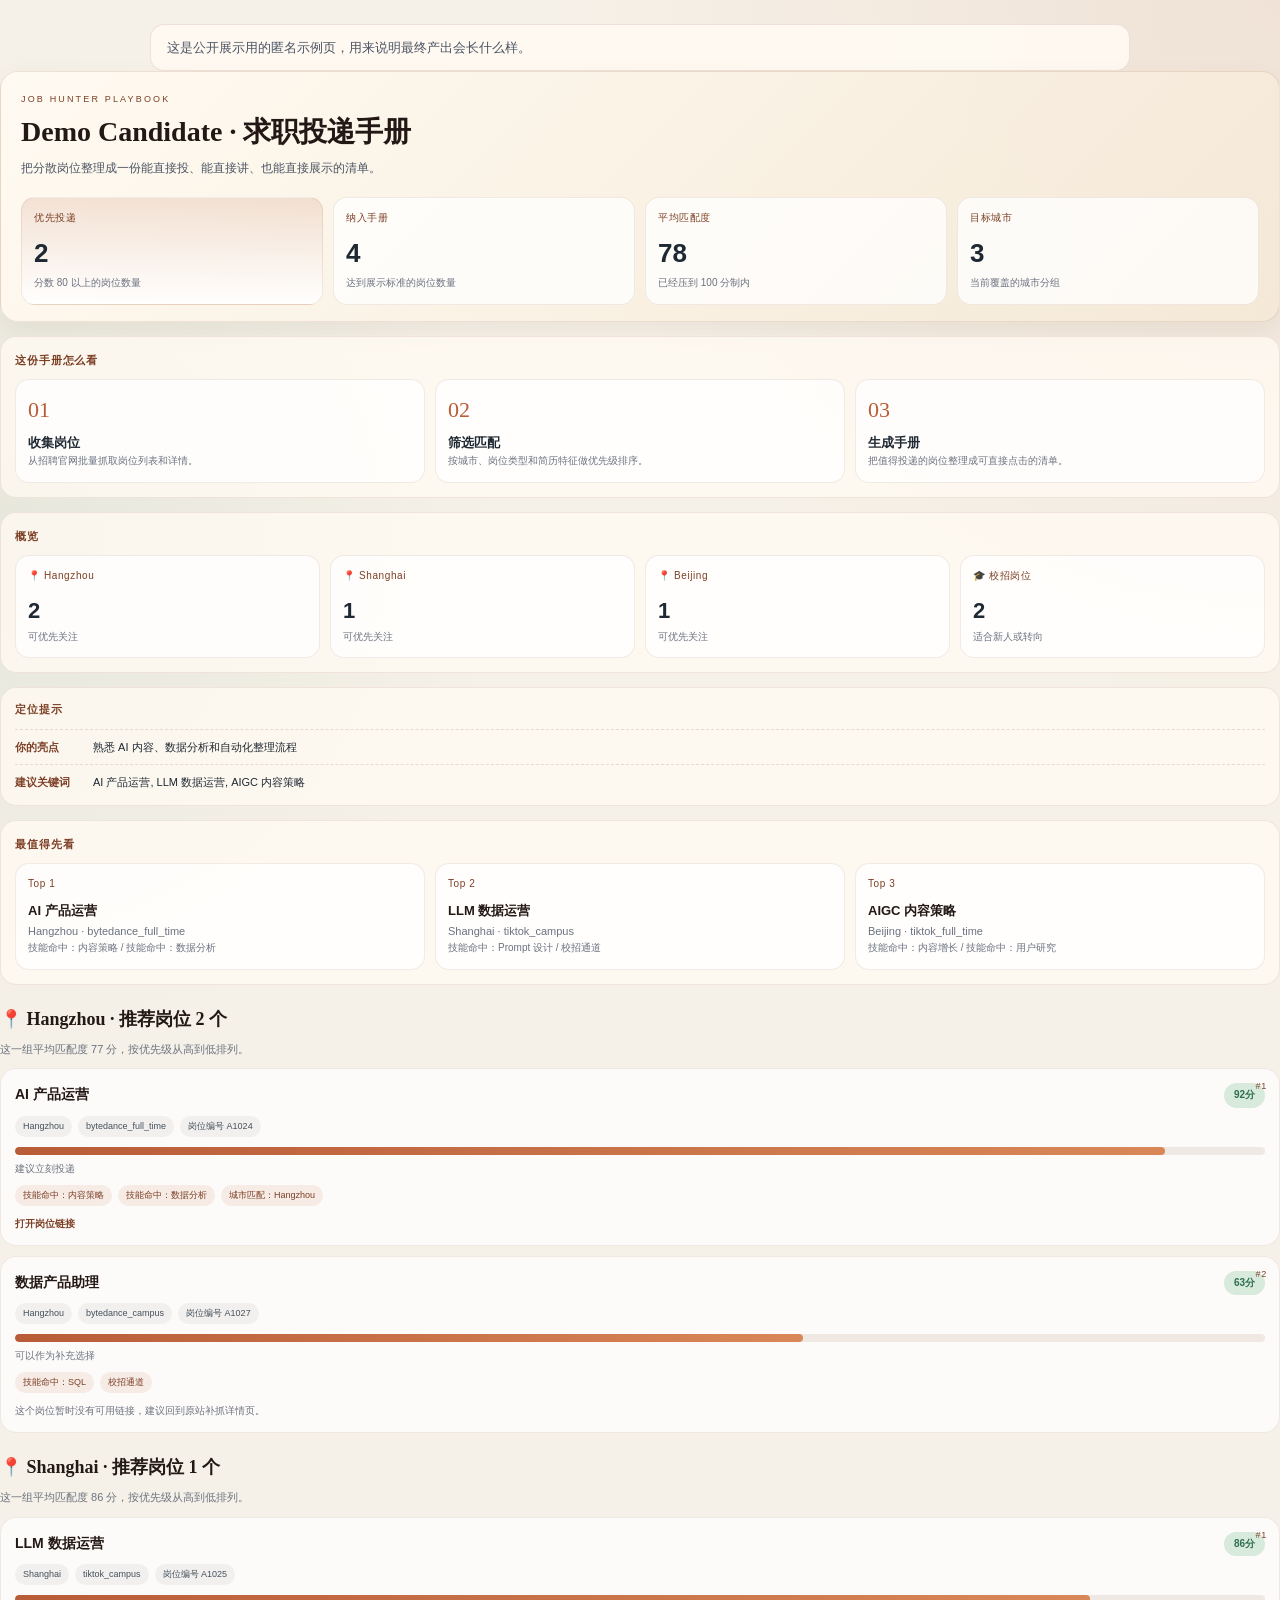
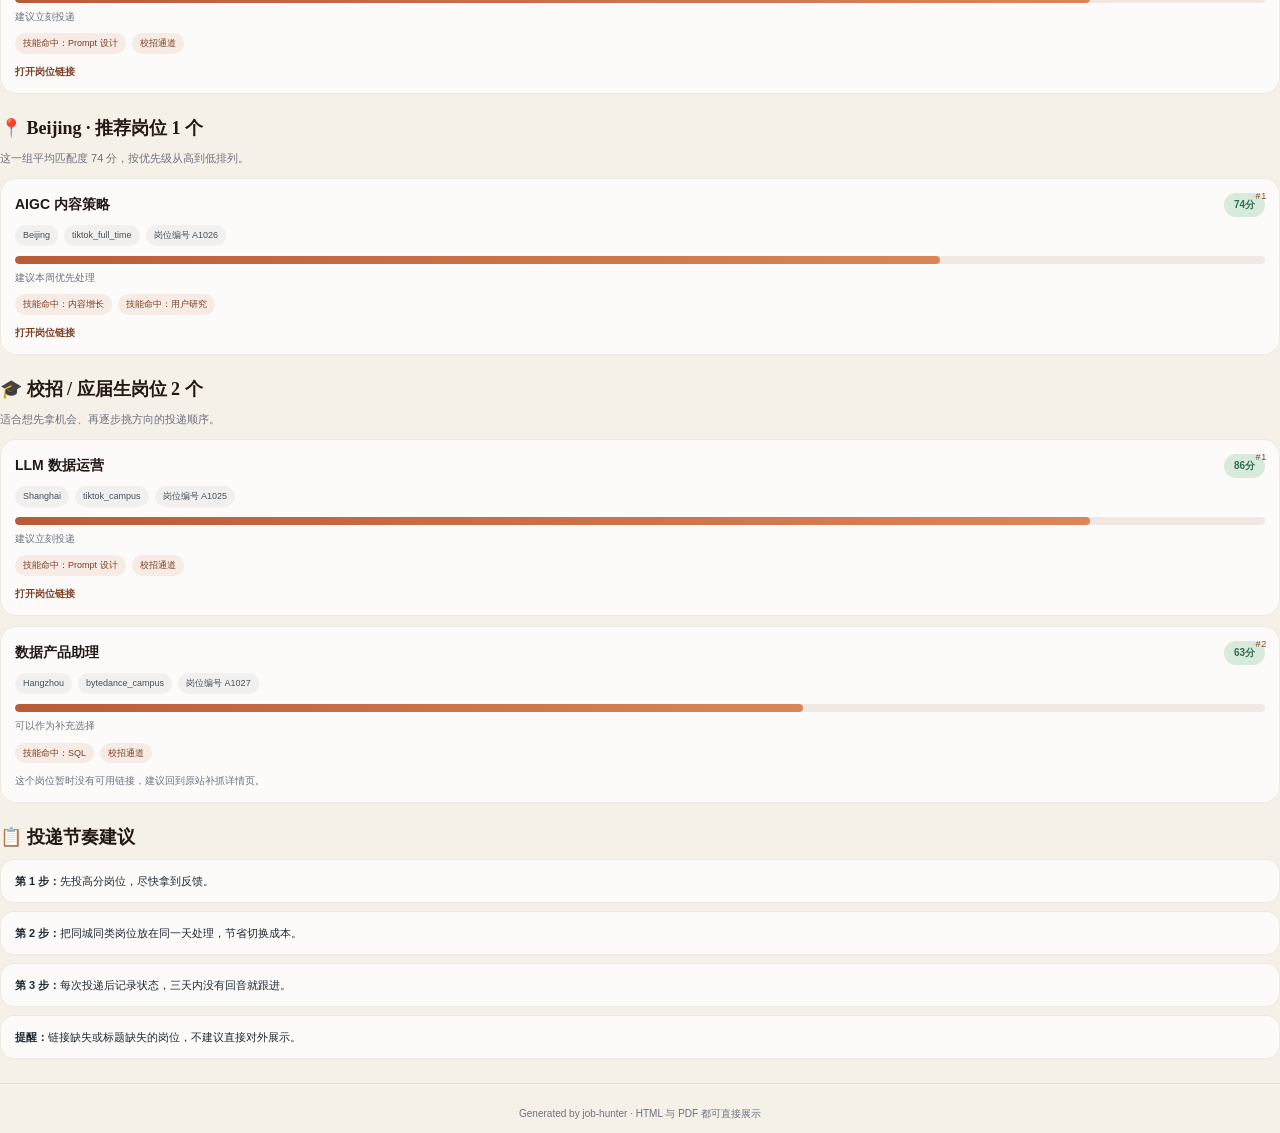
<file: examples/public-demo.html>
<!DOCTYPE html>
<html lang="zh-CN">
<head><meta charset="UTF-8">
<title>Demo Candidate · 求职投递手册</title>
<style>@page { size: A4; margin: 14mm 12mm; }

:root {
  --paper: #f6f1e8;
  --panel: #fffaf2;
  --ink: #1f2933;
  --muted: #6b7280;
  --line: #d7c9b1;
  --accent: #b85c38;
  --accent-soft: #e9c7a7;
  --accent-deep: #7c3f25;
  --good: #2f6f4f;
  --good-soft: #d8eadc;
  --shadow: rgba(103, 74, 43, 0.08);
}

* {
  box-sizing: border-box;
}

body {
  margin: 0;
  font-family: "Avenir Next", "PingFang SC", "Microsoft YaHei", sans-serif;
  font-size: 11px;
  line-height: 1.65;
  color: var(--ink);
  background:
    radial-gradient(circle at top right, rgba(184, 92, 56, 0.10), transparent 24%),
    radial-gradient(circle at left 20%, rgba(47, 111, 79, 0.08), transparent 20%),
    var(--paper);
}

.hero,
.summary-panel,
.notes-panel,
.job-card,
.strategy-card {
  break-inside: avoid;
}

.hero {
  background: linear-gradient(135deg, rgba(255, 250, 242, 0.96), rgba(244, 232, 214, 0.96));
  border: 1px solid rgba(124, 63, 37, 0.12);
  border-radius: 18px;
  padding: 20px 20px 16px;
  box-shadow: 0 10px 24px var(--shadow);
}

.hero-kicker {
  font-size: 9px;
  letter-spacing: 0.24em;
  color: var(--accent-deep);
  margin-bottom: 8px;
}

h1 {
  margin: 0;
  font-family: "Georgia", "Times New Roman", serif;
  font-size: 28px;
  line-height: 1.2;
  color: #231815;
}

.subtitle {
  margin-top: 10px;
  max-width: 420px;
  color: #4b5563;
  font-size: 12px;
}

.hero-grid,
.flow-grid,
.summary-grid,
.top-picks {
  display: grid;
  gap: 10px;
}

.hero-grid {
  grid-template-columns: repeat(4, 1fr);
  margin-top: 18px;
}

.hero-card,
.flow-card,
.summary-item,
.pick-card {
  background: rgba(255, 255, 255, 0.76);
  border: 1px solid rgba(124, 63, 37, 0.10);
  border-radius: 14px;
  padding: 12px;
}

.hero-card.accent {
  background: linear-gradient(180deg, rgba(184, 92, 56, 0.14), rgba(255, 255, 255, 0.92));
}

.hero-label,
.panel-title,
.summary-city,
.pick-rank,
.job-rank {
  color: var(--accent-deep);
}

.hero-label,
.summary-city,
.pick-rank {
  font-size: 10px;
  letter-spacing: 0.06em;
}

.hero-value {
  margin-top: 6px;
  font-size: 26px;
  font-weight: 700;
  color: #1f2933;
}

.hero-note,
.flow-desc,
.summary-label,
.pick-meta,
.pick-reason,
.section-subtitle,
.score-caption,
.footer,
.muted {
  color: var(--muted);
}

.hero-note,
.flow-desc,
.summary-label,
.pick-reason,
.score-caption,
.job-link,
.footer {
  font-size: 10px;
}

.summary-panel,
.notes-panel {
  margin-top: 14px;
  background: rgba(255, 250, 242, 0.78);
  border: 1px solid rgba(124, 63, 37, 0.10);
  border-radius: 16px;
  padding: 14px;
}

.panel-title {
  margin-bottom: 10px;
  font-size: 11px;
  font-weight: 700;
  letter-spacing: 0.08em;
}

.flow-grid {
  grid-template-columns: repeat(3, 1fr);
}

.flow-no {
  font-family: "Georgia", "Times New Roman", serif;
  font-size: 22px;
  color: var(--accent);
}

.flow-title {
  margin-top: 4px;
  font-size: 13px;
  font-weight: 700;
}

.summary-grid {
  grid-template-columns: repeat(4, 1fr);
}

.summary-num {
  margin-top: 8px;
  font-size: 22px;
  font-weight: 700;
}

.notes-panel {
  padding-top: 12px;
}

.note-row {
  display: flex;
  gap: 10px;
  margin-top: 8px;
  padding-top: 8px;
  border-top: 1px dashed rgba(124, 63, 37, 0.16);
}

.note-key {
  min-width: 68px;
  color: var(--accent-deep);
  font-weight: 700;
}

.note-value {
  flex: 1;
}

.top-picks {
  grid-template-columns: repeat(3, 1fr);
}

.pick-title {
  margin-top: 8px;
  font-size: 13px;
  font-weight: 700;
  color: #231815;
}

.section-title {
  margin: 20px 0 6px;
  font-family: "Georgia", "Times New Roman", serif;
  font-size: 18px;
  font-weight: 700;
  color: #231815;
}

.section-subtitle {
  margin-bottom: 10px;
}

.job-card {
  position: relative;
  margin-bottom: 10px;
  padding: 14px 14px 12px;
  background: rgba(255, 255, 255, 0.72);
  border: 1px solid rgba(124, 63, 37, 0.10);
  border-radius: 16px;
}

.job-rank {
  position: absolute;
  top: 10px;
  right: 12px;
  font-size: 9px;
  letter-spacing: 0.08em;
}

.job-header {
  display: flex;
  justify-content: space-between;
  gap: 12px;
  align-items: flex-start;
}

.job-title {
  max-width: 78%;
  font-size: 14px;
  font-weight: 700;
  color: #231815;
}

.job-score {
  background: var(--good-soft);
  color: var(--good);
  border-radius: 999px;
  padding: 4px 10px;
  font-size: 10px;
  font-weight: 700;
  white-space: nowrap;
}

.job-meta,
.job-tags {
  display: flex;
  gap: 6px;
  flex-wrap: wrap;
}

.job-meta {
  margin-top: 8px;
}

.job-meta span,
.job-tag {
  border-radius: 999px;
  padding: 3px 8px;
  font-size: 9px;
}

.job-meta span {
  background: rgba(31, 41, 51, 0.05);
  color: #46515c;
}

.score-track {
  margin-top: 10px;
  height: 8px;
  border-radius: 999px;
  overflow: hidden;
  background: rgba(124, 63, 37, 0.10);
}

.score-fill {
  height: 100%;
  border-radius: 999px;
  background: linear-gradient(90deg, var(--accent), #d98758);
}

.score-caption {
  margin-top: 6px;
}

.job-tags {
  margin-top: 8px;
}

.job-tag {
  background: rgba(184, 92, 56, 0.10);
  color: var(--accent-deep);
}

.job-link {
  margin-top: 10px;
  word-break: break-all;
}

.job-link a {
  color: var(--accent-deep);
  text-decoration: none;
  font-weight: 700;
}

.strategy-card {
  margin-bottom: 8px;
  padding: 12px 14px;
  background: rgba(255, 255, 255, 0.72);
  border: 1px solid rgba(124, 63, 37, 0.10);
  border-radius: 14px;
}

.footer {
  margin-top: 24px;
  padding-top: 12px;
  border-top: 1px solid rgba(124, 63, 37, 0.10);
  text-align: center;
}

.page-break {
  page-break-before: always;
}
</style></head>
<body>
<div style="max-width: 980px; margin: 24px auto 0; padding: 12px 16px; border: 1px solid rgba(124, 63, 37, 0.12); border-radius: 14px; background: rgba(255, 250, 242, 0.92); color: #4b5563; font-size: 13px;">
  这是公开展示用的匿名示例页，用来说明最终产出会长什么样。
</div>

<section class="hero">
  <div class="hero-kicker">JOB HUNTER PLAYBOOK</div>
  <h1>Demo Candidate · 求职投递手册</h1>
  <div class="subtitle">把分散岗位整理成一份能直接投、能直接讲、也能直接展示的清单。</div>

  <div class="hero-grid">
    <div class="hero-card accent">
      <div class="hero-label">优先投递</div>
      <div class="hero-value">2</div>
      <div class="hero-note">分数 80 以上的岗位数量</div>
    </div>
    <div class="hero-card">
      <div class="hero-label">纳入手册</div>
      <div class="hero-value">4</div>
      <div class="hero-note">达到展示标准的岗位数量</div>
    </div>
    <div class="hero-card">
      <div class="hero-label">平均匹配度</div>
      <div class="hero-value">78</div>
      <div class="hero-note">已经压到 100 分制内</div>
    </div>
    <div class="hero-card">
      <div class="hero-label">目标城市</div>
      <div class="hero-value">3</div>
      <div class="hero-note">当前覆盖的城市分组</div>
    </div>
  </div>
</section>

<section class="summary-panel">
  <div class="panel-title">这份手册怎么看</div>
  <div class="flow-grid">

    <div class="flow-card">
      <div class="flow-no">01</div>
      <div class="flow-title">收集岗位</div>
      <div class="flow-desc">从招聘官网批量抓取岗位列表和详情。</div>
    </div>

    <div class="flow-card">
      <div class="flow-no">02</div>
      <div class="flow-title">筛选匹配</div>
      <div class="flow-desc">按城市、岗位类型和简历特征做优先级排序。</div>
    </div>

    <div class="flow-card">
      <div class="flow-no">03</div>
      <div class="flow-title">生成手册</div>
      <div class="flow-desc">把值得投递的岗位整理成可直接点击的清单。</div>
    </div>

  </div>
</section>

<section class="summary-panel">
  <div class="panel-title">概览</div>
  <div class="summary-grid">

    <div class="summary-item">
      <div class="summary-city">📍 Hangzhou</div>
      <div class="summary-num">2</div>
      <div class="summary-label">可优先关注</div>
    </div>

    <div class="summary-item">
      <div class="summary-city">📍 Shanghai</div>
      <div class="summary-num">1</div>
      <div class="summary-label">可优先关注</div>
    </div>

    <div class="summary-item">
      <div class="summary-city">📍 Beijing</div>
      <div class="summary-num">1</div>
      <div class="summary-label">可优先关注</div>
    </div>

    <div class="summary-item">
      <div class="summary-city">🎓 校招岗位</div>
      <div class="summary-num">2</div>
      <div class="summary-label">适合新人或转向</div>
    </div>
  </div>
</section>
<section class="notes-panel">
  <div class="panel-title">定位提示</div>
  <div class="note-row"><span class="note-key">你的亮点</span><span class="note-value">熟悉 AI 内容、数据分析和自动化整理流程</span></div>
  <div class="note-row"><span class="note-key">建议关键词</span><span class="note-value">AI 产品运营, LLM 数据运营, AIGC 内容策略</span></div>
</section>
<section class="summary-panel">
  <div class="panel-title">最值得先看</div>
  <div class="top-picks">

    <div class="pick-card">
      <div class="pick-rank">Top 1</div>
      <div class="pick-title">AI 产品运营</div>
      <div class="pick-meta">Hangzhou · bytedance_full_time</div>
      <div class="pick-reason">技能命中：内容策略 / 技能命中：数据分析</div>
    </div>

    <div class="pick-card">
      <div class="pick-rank">Top 2</div>
      <div class="pick-title">LLM 数据运营</div>
      <div class="pick-meta">Shanghai · tiktok_campus</div>
      <div class="pick-reason">技能命中：Prompt 设计 / 校招通道</div>
    </div>

    <div class="pick-card">
      <div class="pick-rank">Top 3</div>
      <div class="pick-title">AIGC 内容策略</div>
      <div class="pick-meta">Beijing · tiktok_full_time</div>
      <div class="pick-reason">技能命中：内容增长 / 技能命中：用户研究</div>
    </div>
  </div>
</section>
<div class="section-title">📍 Hangzhou · 推荐岗位 2 个</div>
<div class="section-subtitle">这一组平均匹配度 77 分，按优先级从高到低排列。</div>
<div class="job-card">
  <div class="job-rank">#1</div>
  <div class="job-header">
    <div class="job-title">AI 产品运营</div>
    <div class="job-score">92分</div>
  </div>
  <div class="job-meta">
    <span>Hangzhou</span><span>bytedance_full_time</span><span>岗位编号 A1024</span>
  </div>
  <div class="score-track"><div class="score-fill" style="width: 92%"></div></div>
  <div class="score-caption">建议立刻投递</div>
  <div class="job-tags"><span class="job-tag">技能命中：内容策略</span><span class="job-tag">技能命中：数据分析</span><span class="job-tag">城市匹配：Hangzhou</span>  </div>
  <div class="job-link"><a href="https://example.com/jobs/1" target="_blank">打开岗位链接</a></div>
</div>
<div class="job-card">
  <div class="job-rank">#2</div>
  <div class="job-header">
    <div class="job-title">数据产品助理</div>
    <div class="job-score">63分</div>
  </div>
  <div class="job-meta">
    <span>Hangzhou</span><span>bytedance_campus</span><span>岗位编号 A1027</span>
  </div>
  <div class="score-track"><div class="score-fill" style="width: 63%"></div></div>
  <div class="score-caption">可以作为补充选择</div>
  <div class="job-tags"><span class="job-tag">技能命中：SQL</span><span class="job-tag">校招通道</span>  </div>
  <div class="job-link muted">这个岗位暂时没有可用链接，建议回到原站补抓详情页。</div>
</div>
<div class="section-title">📍 Shanghai · 推荐岗位 1 个</div>
<div class="section-subtitle">这一组平均匹配度 86 分，按优先级从高到低排列。</div>
<div class="job-card">
  <div class="job-rank">#1</div>
  <div class="job-header">
    <div class="job-title">LLM 数据运营</div>
    <div class="job-score">86分</div>
  </div>
  <div class="job-meta">
    <span>Shanghai</span><span>tiktok_campus</span><span>岗位编号 A1025</span>
  </div>
  <div class="score-track"><div class="score-fill" style="width: 86%"></div></div>
  <div class="score-caption">建议立刻投递</div>
  <div class="job-tags"><span class="job-tag">技能命中：Prompt 设计</span><span class="job-tag">校招通道</span>  </div>
  <div class="job-link"><a href="https://example.com/jobs/2" target="_blank">打开岗位链接</a></div>
</div>
<div class="section-title">📍 Beijing · 推荐岗位 1 个</div>
<div class="section-subtitle">这一组平均匹配度 74 分，按优先级从高到低排列。</div>
<div class="job-card">
  <div class="job-rank">#1</div>
  <div class="job-header">
    <div class="job-title">AIGC 内容策略</div>
    <div class="job-score">74分</div>
  </div>
  <div class="job-meta">
    <span>Beijing</span><span>tiktok_full_time</span><span>岗位编号 A1026</span>
  </div>
  <div class="score-track"><div class="score-fill" style="width: 74%"></div></div>
  <div class="score-caption">建议本周优先处理</div>
  <div class="job-tags"><span class="job-tag">技能命中：内容增长</span><span class="job-tag">技能命中：用户研究</span>  </div>
  <div class="job-link"><a href="https://example.com/jobs/3" target="_blank">打开岗位链接</a></div>
</div>
<div class="section-title">🎓 校招 / 应届生岗位 2 个</div>
<div class="section-subtitle">适合想先拿机会、再逐步挑方向的投递顺序。</div>
<div class="job-card">
  <div class="job-rank">#1</div>
  <div class="job-header">
    <div class="job-title">LLM 数据运营</div>
    <div class="job-score">86分</div>
  </div>
  <div class="job-meta">
    <span>Shanghai</span><span>tiktok_campus</span><span>岗位编号 A1025</span>
  </div>
  <div class="score-track"><div class="score-fill" style="width: 86%"></div></div>
  <div class="score-caption">建议立刻投递</div>
  <div class="job-tags"><span class="job-tag">技能命中：Prompt 设计</span><span class="job-tag">校招通道</span>  </div>
  <div class="job-link"><a href="https://example.com/jobs/2" target="_blank">打开岗位链接</a></div>
</div>
<div class="job-card">
  <div class="job-rank">#2</div>
  <div class="job-header">
    <div class="job-title">数据产品助理</div>
    <div class="job-score">63分</div>
  </div>
  <div class="job-meta">
    <span>Hangzhou</span><span>bytedance_campus</span><span>岗位编号 A1027</span>
  </div>
  <div class="score-track"><div class="score-fill" style="width: 63%"></div></div>
  <div class="score-caption">可以作为补充选择</div>
  <div class="job-tags"><span class="job-tag">技能命中：SQL</span><span class="job-tag">校招通道</span>  </div>
  <div class="job-link muted">这个岗位暂时没有可用链接，建议回到原站补抓详情页。</div>
</div>
<div class="page-break"></div>
<div class="section-title">📋 投递节奏建议</div>
<div class="strategy-card"><b>第 1 步：</b>先投高分岗位，尽快拿到反馈。</div>
<div class="strategy-card"><b>第 2 步：</b>把同城同类岗位放在同一天处理，节省切换成本。</div>
<div class="strategy-card"><b>第 3 步：</b>每次投递后记录状态，三天内没有回音就跟进。</div>
<div class="strategy-card"><b>提醒：</b>链接缺失或标题缺失的岗位，不建议直接对外展示。</div>
<div class="footer"><p>Generated by job-hunter · HTML 与 PDF 都可直接展示</p></div>
</body></html>
</file>
